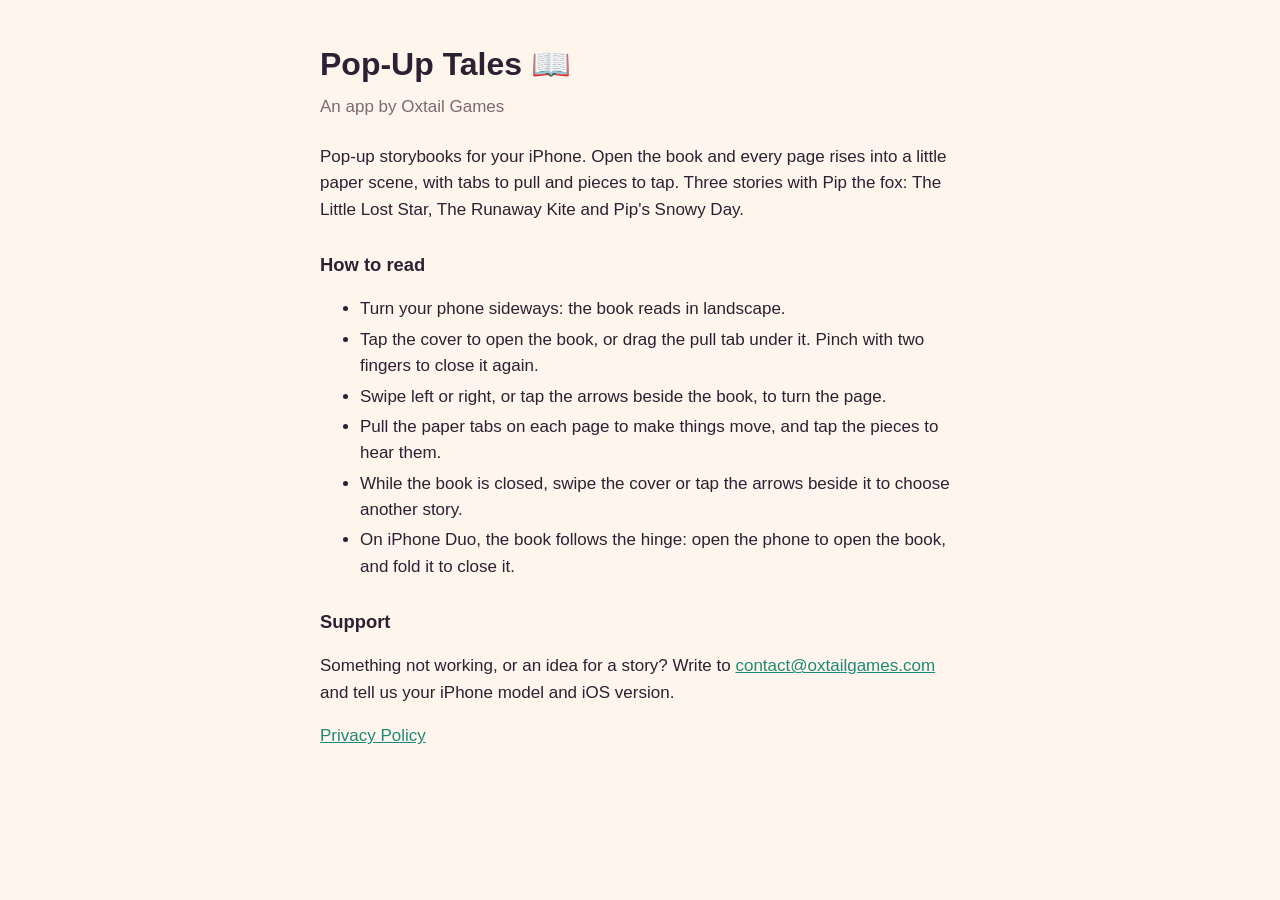
<file: index.html>
<!doctype html>
<html lang="en">
<head>
<meta charset="utf-8">
<meta name="viewport" content="width=device-width, initial-scale=1">
<title>Pop-Up Tales · Support</title>
<link rel="stylesheet" href="style.css">
</head>
<body>
<main>
  <h1>Pop-Up Tales 📖</h1>
  <p class="meta">An app by Oxtail Games</p>

  <p>Pop-up storybooks for your iPhone. Open the book and every page rises into a little paper scene, with tabs to pull and pieces to tap. Three stories with Pip the fox: The Little Lost Star, The Runaway Kite and Pip's Snowy Day.</p>

  <h2>How to read</h2>
  <ul>
    <li>Turn your phone sideways: the book reads in landscape.</li>
    <li>Tap the cover to open the book, or drag the pull tab under it. Pinch with two fingers to close it again.</li>
    <li>Swipe left or right, or tap the arrows beside the book, to turn the page.</li>
    <li>Pull the paper tabs on each page to make things move, and tap the pieces to hear them.</li>
    <li>While the book is closed, swipe the cover or tap the arrows beside it to choose another story.</li>
    <li>On iPhone Duo, the book follows the hinge: open the phone to open the book, and fold it to close it.</li>
  </ul>

  <h2>Support</h2>
  <p>Something not working, or an idea for a story? Write to <a href="mailto:contact@oxtailgames.com">contact@oxtailgames.com</a> and tell us your iPhone model and iOS version.</p>

  <p><a href="privacy.html">Privacy Policy</a></p>
</main>
</body>
</html>
</file>
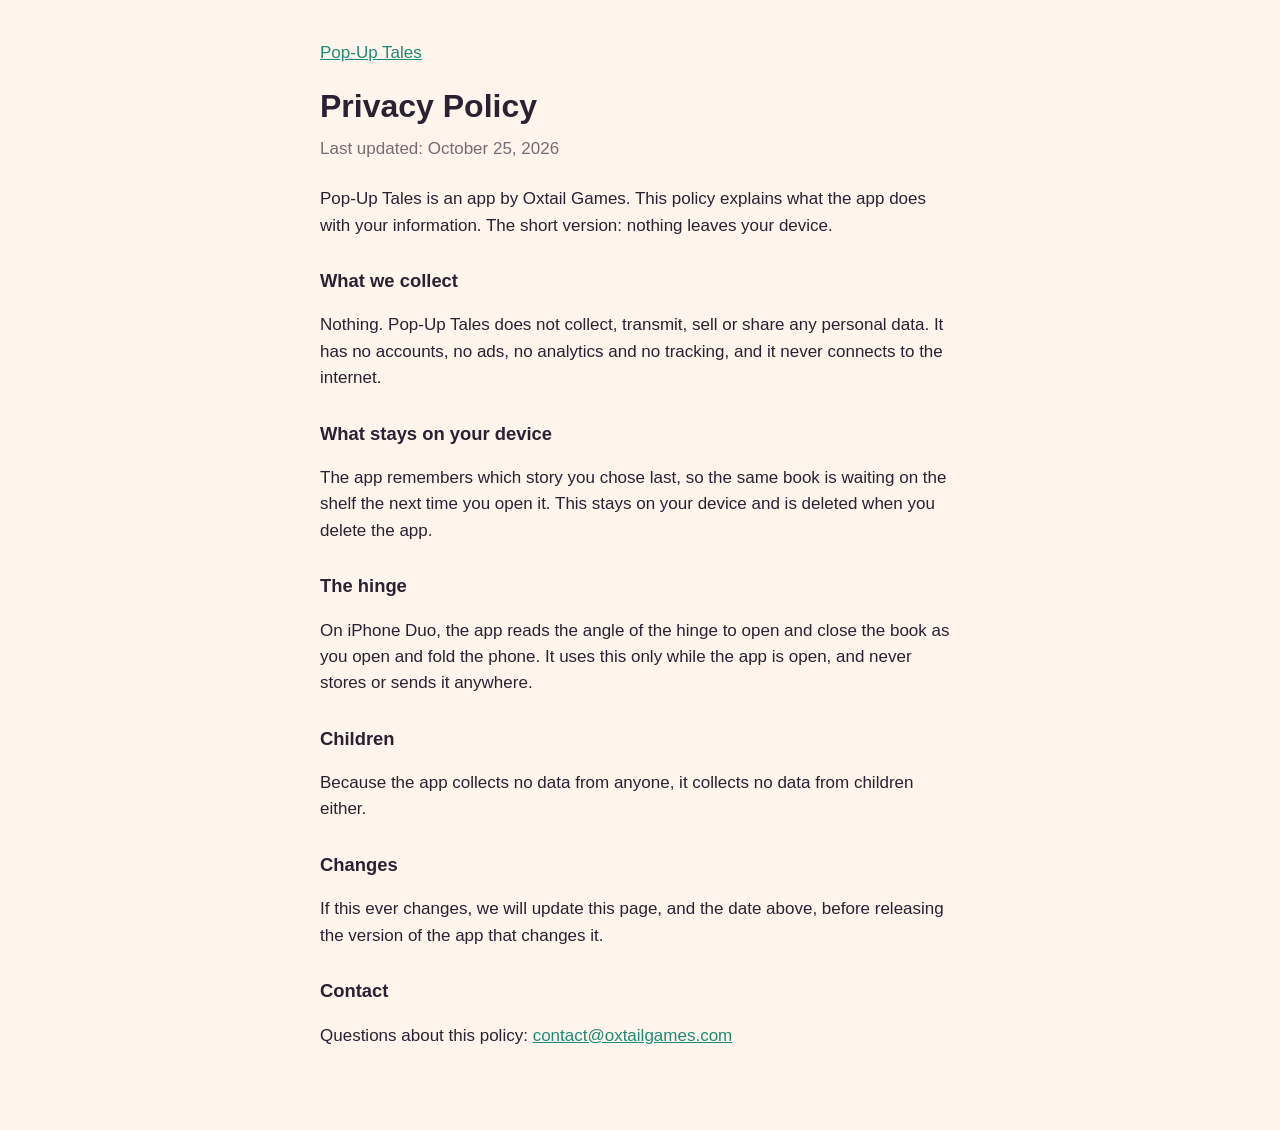
<file: privacy.html>
<!doctype html>
<html lang="en">
<head>
<meta charset="utf-8">
<meta name="viewport" content="width=device-width, initial-scale=1">
<title>Pop-Up Tales · Privacy Policy</title>
<link rel="stylesheet" href="style.css">
</head>
<body>
<main>
  <p class="back"><a href="./">Pop-Up Tales</a></p>
  <h1>Privacy Policy</h1>
  <p class="meta">Last updated: October 25, 2026</p>

  <p>Pop-Up Tales is an app by Oxtail Games. This policy explains what the app does with your information. The short version: nothing leaves your device.</p>

  <h2>What we collect</h2>
  <p>Nothing. Pop-Up Tales does not collect, transmit, sell or share any personal data. It has no accounts, no ads, no analytics and no tracking, and it never connects to the internet.</p>

  <h2>What stays on your device</h2>
  <p>The app remembers which story you chose last, so the same book is waiting on the shelf the next time you open it. This stays on your device and is deleted when you delete the app.</p>

  <h2>The hinge</h2>
  <p>On iPhone Duo, the app reads the angle of the hinge to open and close the book as you open and fold the phone. It uses this only while the app is open, and never stores or sends it anywhere.</p>

  <h2>Children</h2>
  <p>Because the app collects no data from anyone, it collects no data from children either.</p>

  <h2>Changes</h2>
  <p>If this ever changes, we will update this page, and the date above, before releasing the version of the app that changes it.</p>

  <h2>Contact</h2>
  <p>Questions about this policy: <a href="mailto:contact@oxtailgames.com">contact@oxtailgames.com</a></p>
</main>
</body>
</html>
</file>
<file: style.css>
:root {
  --bg: #fff5ec;
  --text: #2a2133;
  --muted: #7a6a72;
  --link: #1f8a78;
  color-scheme: light dark;
}
@media (prefers-color-scheme: dark) {
  :root {
    --bg: #1a1620;
    --text: #f4ecef;
    --muted: #b3a6ad;
    --link: #6fd6c2;
  }
}
body {
  margin: 0;
  background: var(--bg);
  color: var(--text);
  font: 17px/1.55 ui-rounded, -apple-system, BlinkMacSystemFont, "Segoe UI", sans-serif;
}
main {
  max-width: 640px;
  margin: 0 auto;
  padding: 40px 16px 64px;
}
h1 { font-size: 2rem; margin: 0 0 4px; }
h2 { font-size: 1.15rem; margin: 28px 0 6px; }
.meta { color: var(--muted); margin: 0 0 24px; }
.back { margin: 0 0 16px; }
a { color: var(--link); }
li { margin: 4px 0; }
</file>
